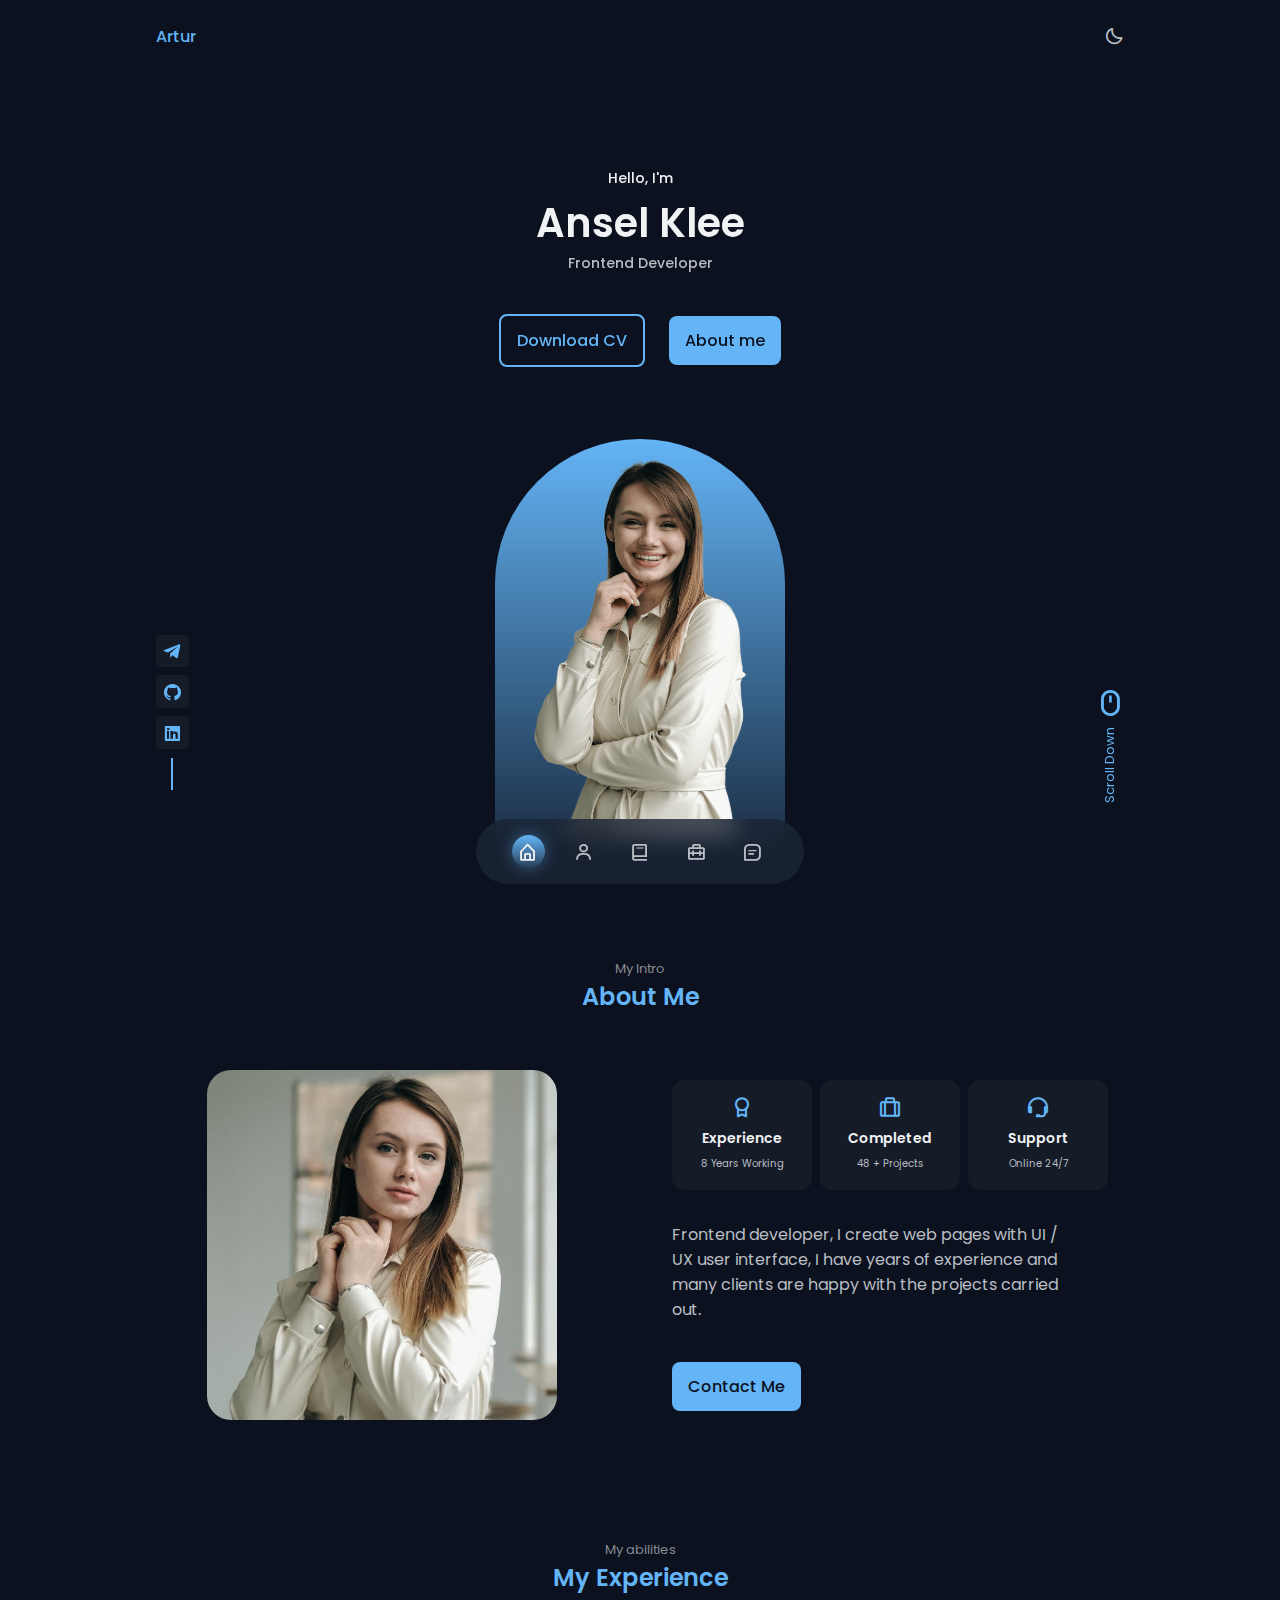
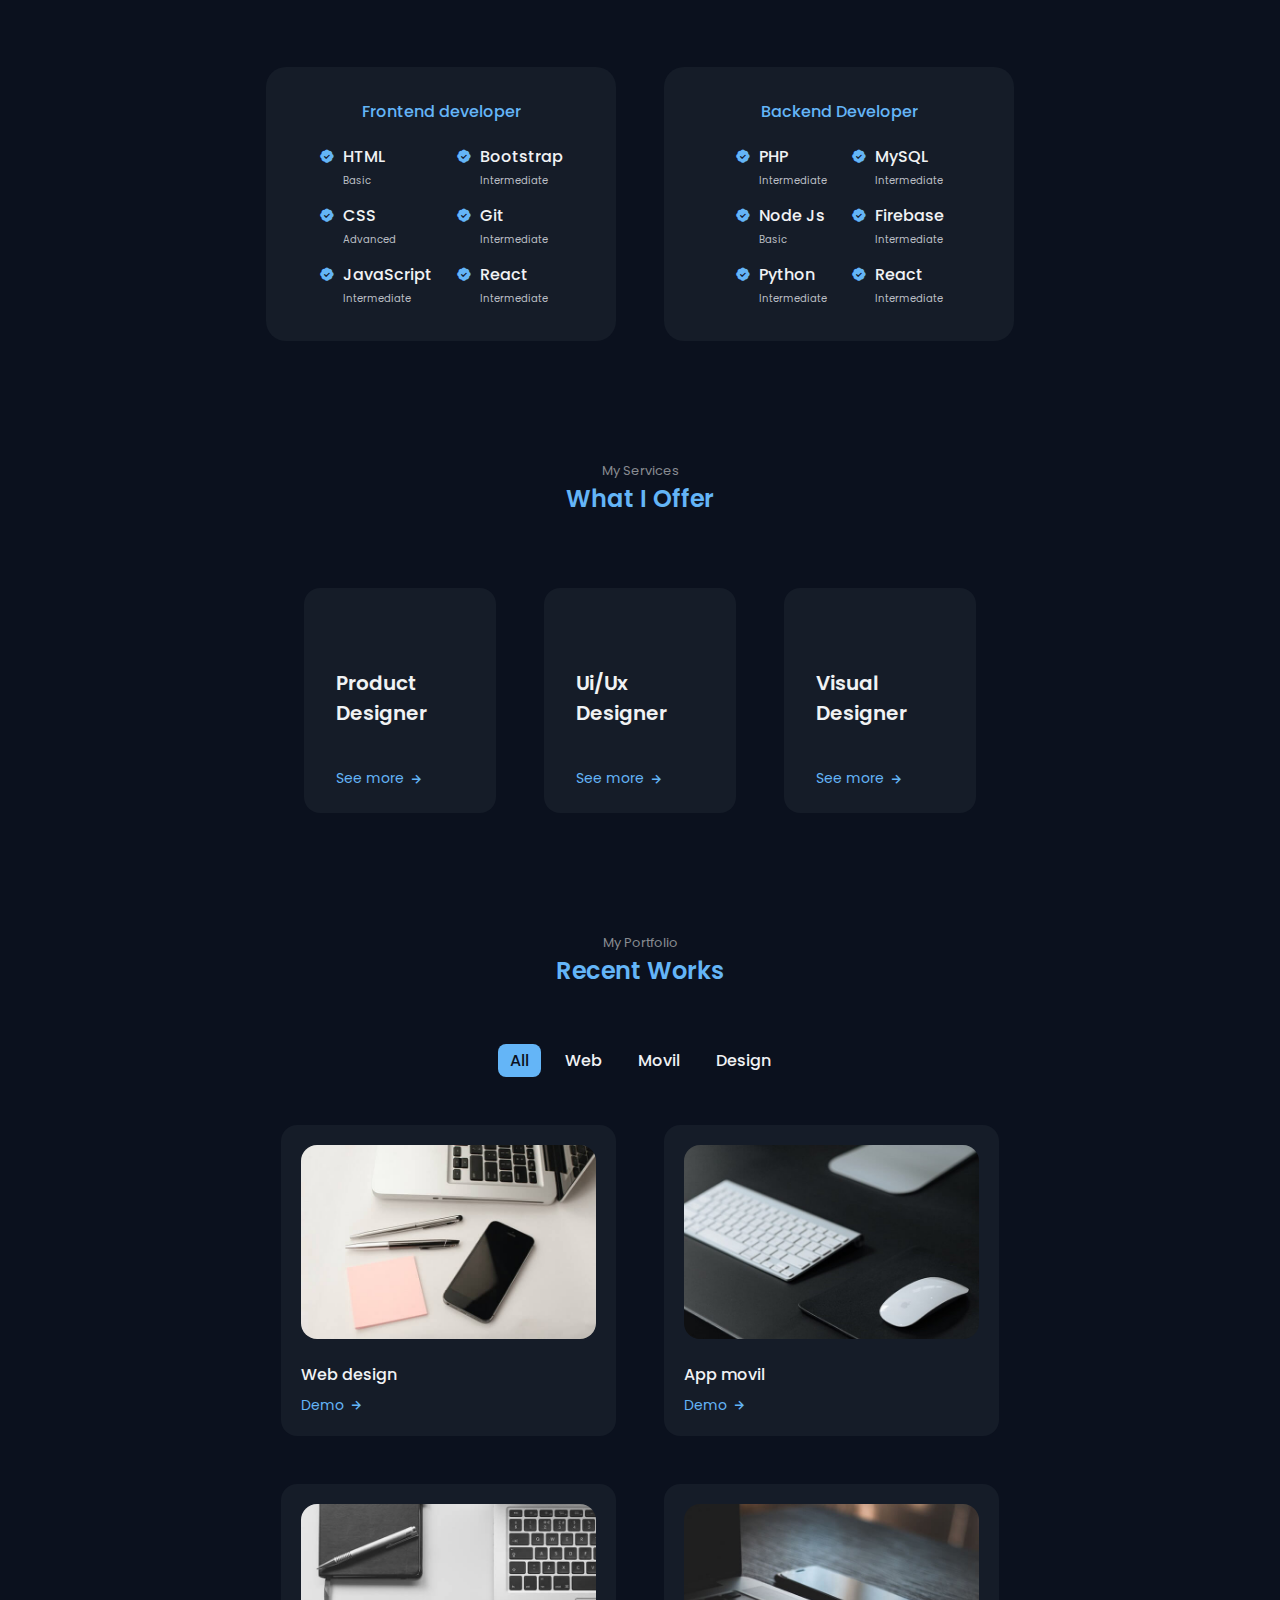
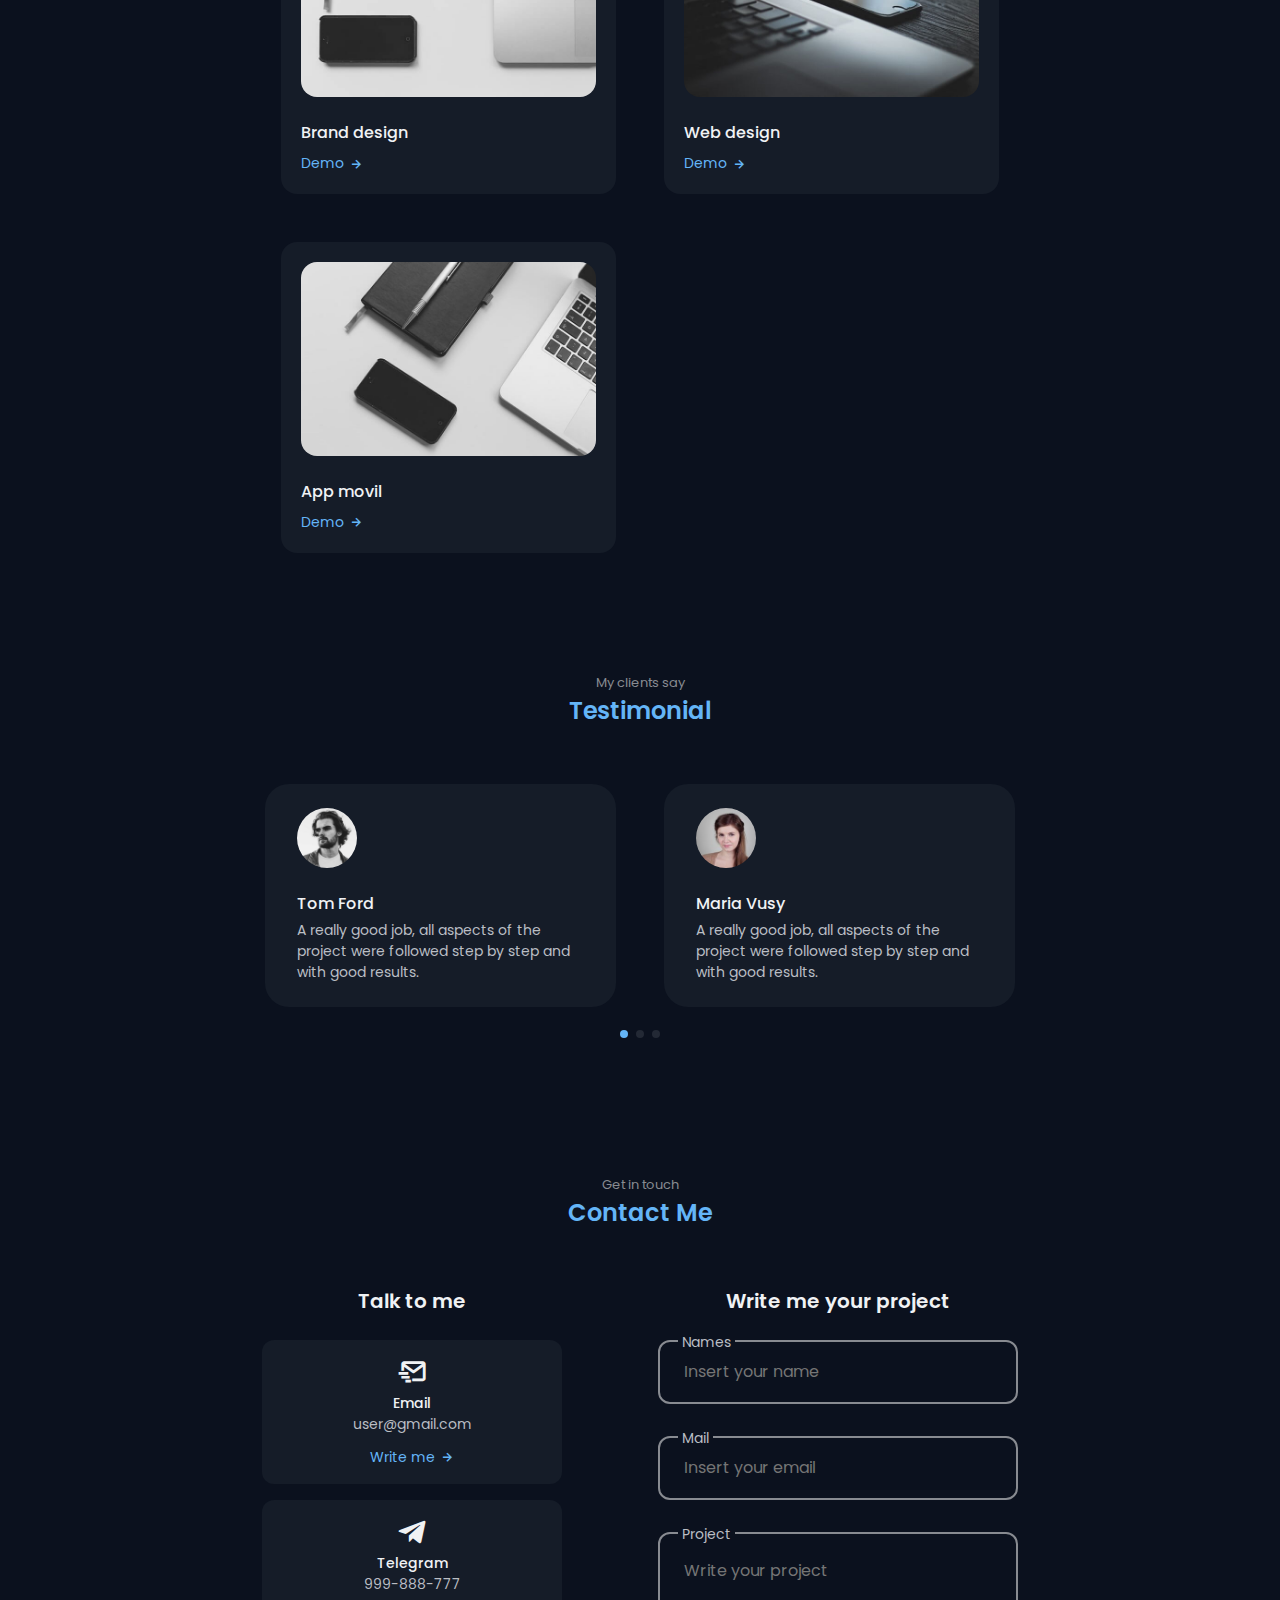
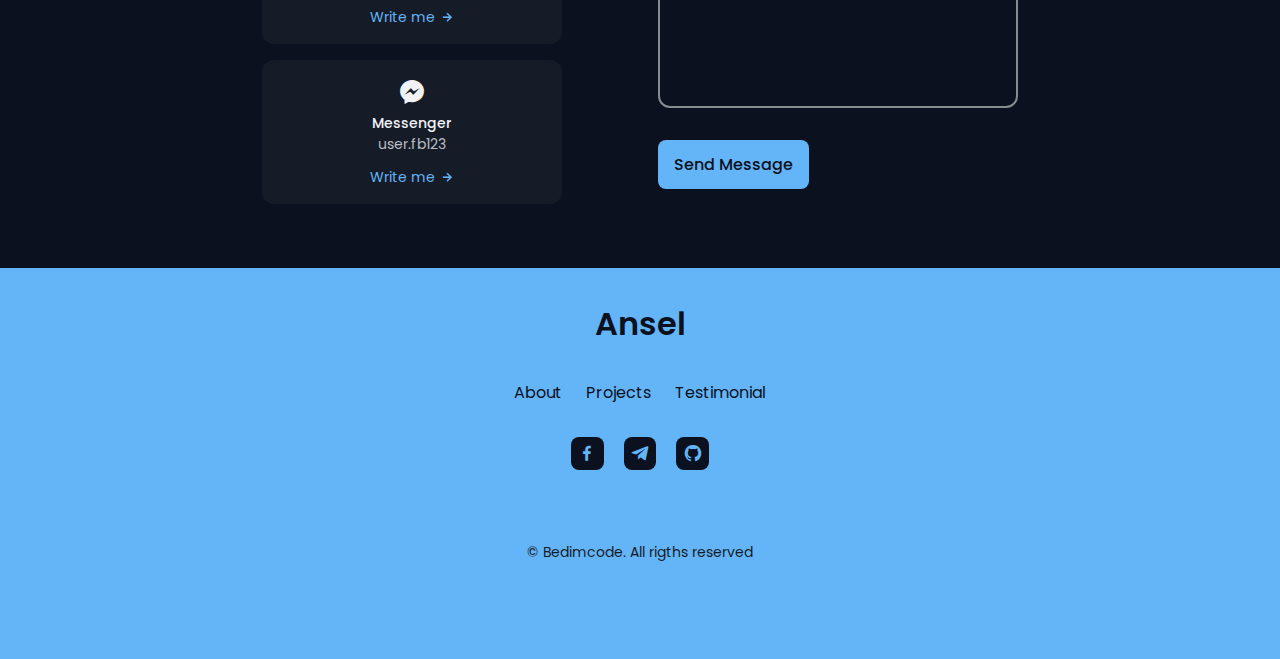
<file: index.html>
<!DOCTYPE html>
<html lang="en">

<head>
	<meta charset="UTF-8">
	<meta http-equiv="X-UA-Compatible" content="IE=edge">
	<meta name="viewport" content="width=device-width, initial-scale=1.0">

	<!--&=============== FAVICON ===============-->
	<link rel="shortcut icon" href="img/favicon.png" type="image/x-icon">

	<!--&=============== BOXICONS ===============-->
	<link href='https://unpkg.com/boxicons@2.1.1/css/boxicons.min.css' rel='stylesheet'>

	<!--&=============== SWIPER CSS ===============-->
	<link rel="stylesheet" href="css/swiper-bundle.min.css">

	<!--&=============== CSS ===============-->
	<link rel="stylesheet" href="css/style.css">

	<title>CV</title>
</head>

<body>
	<header class="header" id="header">
	<nav class="nav container">
		<a class="nav__logo" href="#">Artur</a>

		<div class="nav__menu">
			<ul class="nav__list">
				<li class="nav__item">
					<a class="nav__link active-link" href="#home">
						<i class='bx bx-home-alt'></i>
					</a>
				</li>

				<li class="nav__item">
					<a class="nav__link" href="#about">
						<i class='bx bx-user'></i>
					</a>
				</li>

				<li class="nav__item">
					<a class="nav__link" href="#skills">
						<i class='bx bx-book'></i>
					</a>
				</li>

				<li class="nav__item">
					<a class="nav__link" href="#work">
						<i class='bx bx-briefcase-alt-2'></i>
					</a>
				</li>

				<li class="nav__item">
					<a class="nav__link" href="#contact">
						<i class='bx bx-message-square-detail'></i>
					</a>
				</li>
			</ul>
		</div>

		<!-- & Theme change button -->
		<i class='bx bx-moon change-theme' id="theme-button"></i>

	</nav>
</header>

	<main class="main">

		<section class="home section" id="home">
	<div class="home__container container grid">
		<div class="home__data">
			<span class="home__greeting">Hello, I'm</span>
			<h1 class="home__name">Ansel Klee</h1>
			<h3 class="home__aducation">Frontend Developer</h3>

			<div class="home__buttons">
				<a class="button button--ghost" download="" href="pdf/Ansel-Cv.pdf">Download CV</a>
				<a class="button" href="#about">About me</a>
			</div>
		</div>

		<div class="home__handle">
			<img class="home__img" src="img/perfil.png" alt="">
		</div>

		<div class="home__social">
			<a class="home__social-link" target="_blank" href="https://desktop.telegram.org/">
				<i class='bx bxl-telegram'></i>
			</a>

			<a class="home__social-link" target="_blank" href="https://github.com/">
				<i class='bx bxl-github'></i>
			</a>

			<a class="home__social-link" target="_blank" href="https://www.linkedin.com/">
				<i class='bx bxl-linkedin-square'></i>
			</a>
		</div>

		<a class="home__scroll" href="#about">
			<i class='bx bx-mouse home__scroll-icon'></i>
			<span class="home__scroll-name">Scroll Down</span>
		</a>
	</div>
</section>

		<section class="about section" id="about">
	<span class="section__subtitle">My Intro</span>
	<h2 class="section__title">About Me</h2>

	<div class="about__container container grid">
		<img class="about__img" src="img/about.jpg" alt="">

		<div class="about__data">
			<div class="about__info">

				<div class="about__box">
					<i class='bx bx-award about__icon'></i>
					<h3 class="about__title">Experience</h3>
					<span class="about__subtitle">8 Years Working</span>
				</div>

				<div class="about__box">
					<i class='bx bx-briefcase-alt about__icon'></i>
					<h3 class="about__title">Completed</h3>
					<span class="about__subtitle">48 + Projects</span>
				</div>

				<div class="about__box">
					<i class='bx bx-support about__icon'></i>
					<h3 class="about__title">Support</h3>
					<span class="about__subtitle">Online 24/7</span>
				</div>
			</div>

			<p class="about__description">
				Frontend developer, I create web pages with UI / UX user interface,
				I have years of experience and many clients are happy
				with the projects carried out.
			</p>

			<a class="button" href="#contact">Contact Me</a>
		</div>
	</div>
</section>

		<section class="skills section" id="skills">
	<span class="section__subtitle">My abilities</span>
	<h2 class="section__title">My Experience</h2>

	<div class="skills__container container grid">
		<div class="skills__content">
			<h3 class="skills__title">Frontend developer</h3>

			<div class="skills__box">
				<div class="skills__group">

					<div class="skills__data">
						<i class='bx bxs-badge-check'></i>

						<div>
							<h3 class="skills__name">HTML</h3>
							<span class="skills__level">Basic</span>
						</div>
					</div>

					<div class="skills__data">
						<i class='bx bxs-badge-check'></i>

						<div>
							<h3 class="skills__name">CSS</h3>
							<span class="skills__level">Advanced</span>
						</div>
					</div>

					<div class="skills__data">
						<i class='bx bxs-badge-check'></i>

						<div>
							<h3 class="skills__name">JavaScript</h3>
							<span class="skills__level">Intermediate</span>
						</div>
					</div>
				</div>

				<div class="skills__group">

					<div class="skills__data">
						<i class='bx bxs-badge-check'></i>

						<div>
							<h3 class="skills__name">Bootstrap</h3>
							<span class="skills__level">Intermediate</span>
						</div>
					</div>

					<div class="skills__data">
						<i class='bx bxs-badge-check'></i>

						<div>
							<h3 class="skills__name">Git</h3>
							<span class="skills__level">Intermediate</span>
						</div>
					</div>

					<div class="skills__data">
						<i class='bx bxs-badge-check'></i>

						<div>
							<h3 class="skills__name">React</h3>
							<span class="skills__level">Intermediate</span>
						</div>
					</div>
				</div>
			</div>
		</div>

		<div class="skills__content">
			<h3 class="skills__title">Backend Developer</h3>

			<div class="skills__box">
				<div class="skills__group">

					<div class="skills__data">
						<i class='bx bxs-badge-check'></i>

						<div>
							<h3 class="skills__name">PHP</h3>
							<span class="skills__level">Intermediate</span>
						</div>
					</div>

					<div class="skills__data">
						<i class='bx bxs-badge-check'></i>

						<div>
							<h3 class="skills__name">Node Js</h3>
							<span class="skills__level">Basic</span>
						</div>
					</div>

					<div class="skills__data">
						<i class='bx bxs-badge-check'></i>

						<div>
							<h3 class="skills__name">Python</h3>
							<span class="skills__level">Intermediate</span>
						</div>
					</div>
				</div>

				<div class="skills__group">

					<div class="skills__data">
						<i class='bx bxs-badge-check'></i>

						<div>
							<h3 class="skills__name">MySQL</h3>
							<span class="skills__level">Intermediate</span>
						</div>
					</div>

					<div class="skills__data">
						<i class='bx bxs-badge-check'></i>

						<div>
							<h3 class="skills__name">Firebase</h3>
							<span class="skills__level">Intermediate</span>
						</div>
					</div>

					<div class="skills__data">
						<i class='bx bxs-badge-check'></i>

						<div>
							<h3 class="skills__name">React</h3>
							<span class="skills__level">Intermediate</span>
						</div>
					</div>
				</div>
			</div>
		</div>
	</div>
</section>

		<section class="services section">
	<span class="section__subtitle">My Services</span>
	<h2 class="section__title">What I Offer</h2>

	<div class="services__container container grid">
		<div class="services__card">
			<h3 class="services__title">Product <br> Designer</h3>

			<span class="services__button">
				See more <i class='bx bx-right-arrow-alt services__icon'></i>
			</span>

			<div class="services__modal">
				<div class="services__modal-content">
					<i class='bx bx-x services__modal-close'></i>

					<h3 class="services__modal-title">Product Designer</h3>
					<p class="services__modal-description">
						Service with more than 3 years of experience.
						Providing quality work to clients and companies.
					</p>

					<ul class="services__modal-list">
						<li class="services__modal-item">
							<i class='bx bx-check services__modal-icon'></i>
							<p class="services__modal-info">
								I develop the user interface.
							</p>
						</li>

						<li class="services__modal-item">
							<i class='bx bx-check services__modal-icon'></i>
							<p class="services__modal-info">
								Web page development.
							</p>
						</li>

						<li class="services__modal-item">
							<i class='bx bx-check services__modal-icon'></i>
							<p class="services__modal-info">
								I create ux element interactions.
							</p>
						</li>

						<li class="services__modal-item">
							<i class='bx bx-check services__modal-icon'></i>
							<p class="services__modal-info">
								I position your company brand.
							</p>
						</li>

						<li class="services__modal-item">
							<i class='bx bx-check services__modal-icon'></i>
							<p class="services__modal-info">
								Design and mockups of products for companies.
							</p>
						</li>
					</ul>
				</div>
			</div>
		</div>

		<div class="services__card">
			<h3 class="services__title">Ui/Ux <br> Designer</h3>

			<span class="services__button">
				See more <i class='bx bx-right-arrow-alt services__icon'></i>
			</span>

			<div class="services__modal">
				<div class="services__modal-content">
					<i class='bx bx-x services__modal-close'></i>

					<h3 class="services__modal-title">Ui/Ux Designer</h3>
					<p class="services__modal-description">
						Service with more than 3 years of experience.
						Providing quality work to clients and companies.
					</p>

					<ul class="services__modal-list">
						<li class="services__modal-item">
							<i class='bx bx-check services__modal-icon'></i>
							<p class="services__modal-info">
								I develop the user interface.
							</p>
						</li>

						<li class="services__modal-item">
							<i class='bx bx-check services__modal-icon'></i>
							<p class="services__modal-info">
								Web page development.
							</p>
						</li>

						<li class="services__modal-item">
							<i class='bx bx-check services__modal-icon'></i>
							<p class="services__modal-info">
								I create ux element interactions.
							</p>
						</li>

						<li class="services__modal-item">
							<i class='bx bx-check services__modal-icon'></i>
							<p class="services__modal-info">
								I position your company brand.
							</p>
						</li>

						<li class="services__modal-item">
							<i class='bx bx-check services__modal-icon'></i>
							<p class="services__modal-info">
								Design and mockups of products for companies.
							</p>
						</li>
					</ul>
				</div>
			</div>
		</div>

		<div class="services__card">
			<h3 class="services__title">Visual <br> Designer</h3>

			<span class="services__button">
				See more <i class='bx bx-right-arrow-alt services__icon'></i>
			</span>

			<div class="services__modal">
				<div class="services__modal-content">
					<i class='bx bx-x services__modal-close'></i>

					<h3 class="services__modal-title">VisualDesigner</h3>
					<p class="services__modal-description">
						Service with more than 3 years of experience.
						Providing quality work to clients and companies.
					</p>

					<ul class="services__modal-list">
						<li class="services__modal-item">
							<i class='bx bx-check services__modal-icon'></i>
							<p class="services__modal-info">
								I develop the user interface.
							</p>
						</li>

						<li class="services__modal-item">
							<i class='bx bx-check services__modal-icon'></i>
							<p class="services__modal-info">
								Web page development.
							</p>
						</li>

						<li class="services__modal-item">
							<i class='bx bx-check services__modal-icon'></i>
							<p class="services__modal-info">
								I create ux element interactions.
							</p>
						</li>

						<li class="services__modal-item">
							<i class='bx bx-check services__modal-icon'></i>
							<p class="services__modal-info">
								I position your company brand.
							</p>
						</li>

						<li class="services__modal-item">
							<i class='bx bx-check services__modal-icon'></i>
							<p class="services__modal-info">
								Design and mockups of products for companies.
							</p>
						</li>
					</ul>
				</div>
			</div>
		</div>
	</div>
</section>

		<section class="work section" id="work">
	<span class="section__subtitle">My Portfolio</span>
	<h2 class="section__title">Recent Works</h2>

	<div class="work__filters">
		<span class="work__item active-work" data-filter="all">All</span>
		<span class="work__item" data-filter=".web">Web</span>
		<span class="work__item" data-filter=".movil">Movil</span>
		<span class="work__item" data-filter=".design">Design</span>
	</div>

	<div class="work__container container grid">
		<div class="work__card mix web">
			<img class="work__img" src="img/work1.jpg" alt="">

			<h3 class="work__title">Web design</h3>

			<a class="work__button" href="#">
				Demo <i class='bx bx-right-arrow-alt work__icon'></i>
			</a>
		</div>

		<div class="work__card mix movil">
			<img class="work__img" src="img/work2.jpg" alt="">

			<h3 class="work__title">App movil</h3>

			<a class="work__button" href="#">
				Demo <i class='bx bx-right-arrow-alt work__icon'></i>
			</a>
		</div>

		<div class="work__card mix design">
			<img class="work__img" src="img/work3.jpg" alt="">

			<h3 class="work__title">Brand design</h3>

			<a class="work__button" href="#">
				Demo <i class='bx bx-right-arrow-alt work__icon'></i>
			</a>
		</div>

		<div class="work__card mix web">
			<img class="work__img" src="img/work4.jpg" alt="">

			<h3 class="work__title">Web design</h3>

			<a class="work__button" href="#">
				Demo <i class='bx bx-right-arrow-alt work__icon'></i>
			</a>
		</div>

		<div class="work__card mix movil">
			<img class="work__img" src="img/work5.jpg" alt="">

			<h3 class="work__title">App movil</h3>

			<a class="work__button" href="#">
				Demo <i class='bx bx-right-arrow-alt work__icon'></i>
			</a>
		</div>
	</div>
</section>

		<section class="testimonial section" id="testimonial">
	<span class="section__subtitle">My clients say</span>
	<h2 class="section__title">Testimonial</h2>

	<div class="testimonial__container container swiper">
		<div class="swiper-wrapper">
			<div class="testimonial__card swiper-slide">
				<img class="testimonial__img" src="img/testimonial1.png" alt="">

				<h3 class="testimonial__name">Tom Ford</h3>
				<p class="testimonial__description">
					A really good job, all aspects of the project were
					followed step by step and with good results.
				</p>
			</div>

			<div class="testimonial__card swiper-slide">
				<img class="testimonial__img" src="img/testimonial2.png" alt="">

				<h3 class="testimonial__name">Maria Vusy</h3>
				<p class="testimonial__description">
					A really good job, all aspects of the project were
					followed step by step and with good results.
				</p>
			</div>

			<div class="testimonial__card swiper-slide">
				<img class="testimonial__img" src="img/testimonial3.png" alt="">

				<h3 class="testimonial__name">Sara Cill</h3>
				<p class="testimonial__description">
					A really good job, all aspects of the project were
					followed step by step and with good results.
				</p>
			</div>
		</div>

		<div class="swiper-pagination"></div>
	</div>
</section>

		<section class="contact section" id="contact">
	<span class="section__subtitle">Get in touch</span>
	<h2 class="section__title">Contact Me</h2>

	<div class="contact__container container grid">
		<div class="contact__content">
			<h3 class="contact__title">Talk to me</h3>

			<div class="contact__info">
				<div class="contact__card">
					<i class='bx bx-mail-send contact__card-icon'></i>
					<h3 class="contact__card-title">Email</h3>
					<span class="contact__card-data">user@gmail.com</span>

					<a class="contact__button" href="mailto:examplemail@correo.com" target="_blank">
						Write me <i class='bx bx-right-arrow-alt contact__button-icon'></i>
					</a>
				</div>

				<div class="contact__card">
					<i class='bx bxl-telegram contact__card-icon'></i>
					<h3 class="contact__card-title">Telegram</h3>
					<span class="contact__card-data">999-888-777</span>

					<a class="contact__button"
						href="https://telegram.org/send?phone=+375293988681&text=Hello, more information!" target="_blank">
						Write me <i class='bx bx-right-arrow-alt contact__button-icon'></i>
					</a>
				</div>

				<div class="contact__card">
					<i class='bx bxl-messenger contact__card-icon'></i>
					<h3 class="contact__card-title">Messenger</h3>
					<span class="contact__card-data">user.fb123</span>

					<a class="contact__button" href="https://github.com/PrisonBreak8" target="_blank">
						Write me <i class='bx bx-right-arrow-alt contact__button-icon'></i>
					</a>
				</div>
			</div>
		</div>

		<div class="contact__content">
			<h3 class="contact__title">Write me your project</h3>

			<form class="contact__form" action="#">
				<div class="contact__form-div">
					<label class="contact__form-tag" for="">Names</label>
					<input class="contact__form-input" placeholder="Insert your name" type="text">
				</div>

				<div class="contact__form-div">
					<label class="contact__form-tag" for="">Mail</label>
					<input class="contact__form-input" placeholder="Insert your email" type="email">
				</div>

				<div class="contact__form-div contact__form-area">
					<label class="contact__form-tag" for="">Project</label>
					<textarea class="contact__form-input" placeholder="Write your project" name=""></textarea>
				</div>

				<button class="button">Send Message</button>
			</form>
		</div>
	</div>
</section>

	</main>

	<footer class="footer">
	<div class="footer__container container">
		<h1 class="footer__title">Ansel</h1>

		<ul class="footer__list">
			<li>
				<a class="footer__link" href="#about">About</a>
			</li>

			<li>
				<a class="footer__link" href="#work">Projects</a>
			</li>

			<li>
				<a class="footer__link" href="#testimonial">Testimonial</a>
			</li>
		</ul>

		<ul class="footer__social">
			<a class="footer__social-link" href="https://www.facebook.com/profile.php?id=100044944034350" target="_blank">
				<i class='bx bxl-facebook'></i>
			</a>

			<a class="footer__social-link" href="https://t.me/ArturGolubiev" target="_blank">
				<i class='bx bxl-telegram'></i>
			</a>

			<a class="footer__social-link" href="https://github.com/PrisonBreak8" target="_blank">
				<i class='bx bxl-github'></i>
			</a>
		</ul>

		<span class="footer__copy">
			&#169; Bedimcode. All rigths reserved
		</span>
	</div>
</footer>

	<!--&=============== SCROLLREVEAL ===============-->
	<script src="js/scrollreveal.min.js"></script>

	<!--&=============== SWIPER JS ===============-->
	<script src="js/swiper-bundle.min.js"></script>

	<!--&=============== MIXITUP FILTER ===============-->
	<script src="js/mixitup.min.js"></script>

	<!--&=============== MAIN JS ===============-->
	<script src="js/main.js"></script>
</body>

</html>
</file>
<file: css/style.css>
/*=============== GOOGLE FONTS ===============*/
@import url("https://fonts.googleapis.com/css2?family=Poppins:wght@400;500;600&display=swap");
/*=============== VARIABLES CSS ===============*/
:root { --header-height: 3.5rem; /*========== Colors ==========*/ /*Color mode HSL(hue, saturation, lightness)*/ /* Purple: hsl(250, 66%, 75%) Blue: hsl(207, 90%, 72%) Pink: hsl(356, 66%, 75%) Teal: hsl(174, 63%, 62%) */ --first-hue: 207; --sat: 90%; --lig: 68%; --second-hue: 219; --first-color: hsl(var(--first-hue), var(--sat), var(--lig)); --first-color-alt: hsl(var(--first-hue), var(--sat), 64%); /* -4% */ --title-color: hsl(var(--second-hue), 15%, 95%); --text-color: hsl(var(--second-hue), 8%, 75%); --text-color-light: hsl(var(--second-hue), 4%, 55%); --body-color: hsl(var(--second-hue), 48%, 8%); --container-color: hsl(var(--second-hue), 32%, 12%); /*========== Font and typography ==========*/ /*.5rem = 8px | 1rem = 16px ...*/ --body-font: "Poppins", sans-serif; --biggest-font-size: 1.75rem; --h1-font-size: 1.5rem; --h2-font-size: 1.25rem; --h3-font-size: 1rem; --normal-font-size: 0.938rem; --small-font-size: 0.813rem; --smaller-font-size: 0.75rem; --tiny-font-size: 0.625rem; /*========== Font weight ==========*/ --font-medium: 500; --font-semibold: 600; /*========== z index ==========*/ --z-tooltip: 10; --z-fixed: 100; --z-modal: 1000; }

/* Responsive typography */
@media screen and (min-width: 968px) { :root { --biggest-font-size: 2.5rem; --h1-font-size: 2.25rem; --h2-font-size: 1.5rem; --h3-font-size: 1.25rem; --normal-font-size: 1rem; --small-font-size: 0.875rem; --smaller-font-size: 0.813rem; } }

/*=============== BASE ===============*/
* { -webkit-box-sizing: border-box; box-sizing: border-box; padding: 0; margin: 0; }

html { scroll-behavior: smooth; }

body, button, input, textarea { font-family: var(--body-font); font-size: var(--normal-font-size); }

body { background-color: var(--body-color); color: var(--text-color); -webkit-transition: 0.4s; -o-transition: 0.4s; transition: 0.4s; /* for light mode animation */ }

h1, h2, h3 { color: var(--title-color); font-weight: var(--font-semibold); }

ul { list-style: none; }

a { text-decoration: none; }

button { cursor: pointer; border: none; outline: none; }

img { max-width: 100%; height: auto; }

.change-theme { font-size: 1.25rem; cursor: pointer; -webkit-transition: 0.3s; -o-transition: 0.3s; transition: 0.3s; }

.change-theme:hover { color: var(--first-color); }

/*========== Variables LIGHT theme ==========*/
body.light-theme { --title-color: hsl(var(--second-hue), 15%, 15%); --text-color: hsl(var(--second-hue), 8%, 35%); --body-color: hsl(var(--second-hue), 100%, 99%); --container-color: #fff; }

/*========== 
    Color changes in some parts of 
    the website, in light theme
==========*/
.light-theme .scroll-header { -webkit-box-shadow: 0 2px 4px rgba(3, 3, 3, 0.1); box-shadow: 0 2px 4px rgba(3, 3, 3, 0.1); }

.light-theme .nav__menu { background-color: hsla(var(--second-hue), 32%, 90%, 0.8); }

.light-theme .section__subtitle { color: var(--text-color); }

.light-theme .home__social-link { -webkit-box-shadow: 0 2px 8px hsla(var(--second-hue), 48%, 8%, 0.1); box-shadow: 0 2px 8px hsla(var(--second-hue), 48%, 8%, 0.1); }

.light-theme .home__social::after, .light-theme .footer__social-link { content: ""; background-color: var(--title-color); }

.light-theme .home__social-link, .light-theme .home__scroll, .light-theme .button, .light-theme .button:hover, .light-theme .active-work, .light-theme .footer__title, .light-theme .footer__link, .light-theme .footer__copy { color: var(--title-color); }

.light-theme .about__box { -webkit-box-shadow: 0 2px 8px hsla(var(--second-hue), 48%, 8%, 0.1); box-shadow: 0 2px 8px hsla(var(--second-hue), 48%, 8%, 0.1); }

.light-theme .skills__content, .light-theme .services__card, .light-theme .work__card, .light-theme .testimonial__card, .light-theme .contact__card { -webkit-box-shadow: 0 2px 16px hsla(var(--second-hue), 48%, 8%, 0.1); box-shadow: 0 2px 16px hsla(var(--second-hue), 48%, 8%, 0.1); }

.light-theme::-webkit-scrollbar { background-color: hsl(var(--second-hue), 8%, 66%); }

.light-theme::-webkit-scrollbar-thumb { background-color: hsl(var(--second-hue), 8%, 54%); }

.light-theme::-webkit-scrollbar-thumb:hover { background-color: hsl(var(--second-hue), 8%, 44%); }

/*=============== REUSABLE CSS CLASSES ===============*/
.container { max-width: 968px; margin-left: 1rem; margin-right: 1rem; }

.grid { display: -ms-grid; display: grid; gap: 1.25rem; }

.main { overflow: hidden; }

.section { padding: 4.5rem 0 1rem; }

.section__title, .section__subtitle { text-align: center; }

.section__title { font-size: var(--h2-font-size); color: var(--first-color); margin-bottom: 2rem; }

.section__subtitle { display: block; font-size: var(--smaller-font-size); color: var(--text-color-light); }

.header { position: fixed; top: 0; left: 0; width: 100%; background-color: var(--body-color); z-index: var(--z-fixed); -webkit-transition: 0.4s; -o-transition: 0.4s; transition: 0.4s; /* for light mode animation */ }

.nav { height: var(--header-height); display: -webkit-box; display: -ms-flexbox; display: flex; -webkit-box-pack: justify; -ms-flex-pack: justify; justify-content: space-between; -webkit-box-align: center; -ms-flex-align: center; align-items: center; }

.nav__logo { color: var(--first-color); font-weight: var(--font-medium); -webkit-transition: 0.4s; -o-transition: 0.4s; transition: 0.4s; }

.nav__logo:hover { color: var(--first-color-alt); }

.nav__menu { position: fixed; bottom: 1rem; background-color: hsla(var(--second-hue), 32%, 16%, 0.8); width: 90%; border-radius: 4rem; padding: 1rem 2.25rem; -webkit-backdrop-filter: blur(10px); backdrop-filter: blur(10px); -webkit-transition: 0.4s; -o-transition: 0.4s; transition: 0.4s; /* for light mode animation */ }

.nav__list { display: -webkit-box; display: -ms-flexbox; display: flex; -webkit-box-pack: justify; -ms-flex-pack: justify; justify-content: space-between; -webkit-box-align: center; -ms-flex-align: center; align-items: center; }

.nav__link { color: var(--text-color); font-size: 1.25rem; padding: 0.4rem; display: -webkit-box; display: -ms-flexbox; display: flex; border-radius: 5rem; }

.active-link { background: -webkit-gradient(linear, left top, left bottom, from(hsla(var(--first-hue), var(--sat), var(--lig), 1)), to(hsla(var(--first-hue), var(--sat), var(--lig), 0.2))); background: -webkit-linear-gradient(top, hsla(var(--first-hue), var(--sat), var(--lig), 1), hsla(var(--first-hue), var(--sat), var(--lig), 0.2)); background: -o-linear-gradient(top, hsla(var(--first-hue), var(--sat), var(--lig), 1), hsla(var(--first-hue), var(--sat), var(--lig), 0.2)); background: linear-gradient(180deg, hsla(var(--first-hue), var(--sat), var(--lig), 1), hsla(var(--first-hue), var(--sat), var(--lig), 0.2)); -webkit-box-shadow: 0 0 16px hsla(var(--first-hue), var(--sat), var(--lig), 0.4); box-shadow: 0 0 16px hsla(var(--first-hue), var(--sat), var(--lig), 0.4); color: var(--title-color); }

/* Change background header */
.scroll-header { -webkit-box-shadow: 0 4px 4px rgba(10, 10, 10, 0.3); box-shadow: 0 4px 4px rgba(10, 10, 10, 0.3); }

.home__container { position: relative; row-gap: 4.5rem; padding-top: 4rem; }

.home__data { text-align: center; }

.home__greeting, .home__aducation { font-size: var(--small-font-size); font-weight: var(--font-medium); }

.home__greeting { display: block; color: var(--title-color); margin-bottom: 0.25rem; }

.home__name { font-size: var(--biggest-font-size); }

.home__aducation { color: var(--text-color); margin-bottom: 2.5rem; }

.home__buttons { display: -webkit-box; display: -ms-flexbox; display: flex; -webkit-box-pack: center; -ms-flex-pack: center; justify-content: center; -webkit-box-align: center; -ms-flex-align: center; align-items: center; gap: 1.5rem; }

.home__handle { justify-self: center; width: 190px; height: 293px; background: -webkit-gradient(linear, left top, left bottom, from(hsla(var(--first-hue), var(--sat), var(--lig), 1)), to(hsla(var(--first-hue), var(--sat), var(--lig), 0.2))); background: -webkit-linear-gradient(top, hsla(var(--first-hue), var(--sat), var(--lig), 1), hsla(var(--first-hue), var(--sat), var(--lig), 0.2)); background: -o-linear-gradient(top, hsla(var(--first-hue), var(--sat), var(--lig), 1), hsla(var(--first-hue), var(--sat), var(--lig), 0.2)); background: linear-gradient(180deg, hsla(var(--first-hue), var(--sat), var(--lig), 1), hsla(var(--first-hue), var(--sat), var(--lig), 0.2)); border-radius: 10rem 10rem 1rem 1rem; display: -webkit-box; display: -ms-flexbox; display: flex; -webkit-box-align: end; -ms-flex-align: end; align-items: flex-end; -webkit-box-pack: center; -ms-flex-pack: center; justify-content: center; overflow: hidden; }

.home__img { width: 160px; }

.home__social { bottom: 5rem; left: 0; display: -ms-grid; display: grid; row-gap: 0.5rem; }

.home__social::after { content: ""; width: 32px; height: 2px; background-color: var(--first-color); -webkit-transform: rotate(90deg) translate(16px, 3px); -ms-transform: rotate(90deg) translate(16px, 3px); transform: rotate(90deg) translate(16px, 3px); }

.home__social, .home__scroll { position: absolute; }

.home__social-link { width: -webkit-max-content; width: -moz-max-content; width: max-content; background-color: var(--container-color); color: var(--first-color); padding: 0.25rem; border-radius: 0.25rem; display: -webkit-box; display: -ms-flexbox; display: flex; font-size: 1rem; -webkit-transition: 0.4s; -o-transition: 0.4s; transition: 0.4s; }

.home__social-link:hover { background-color: var(--first-color); color: #fff; }

.home__scroll { color: var(--first-color); right: -1.5rem; bottom: 4rem; display: -ms-grid; display: grid; row-gap: 2.25rem; justify-items: center; }

.home__scroll-icon { font-size: 1.25rem; }

.home__scroll-name { font-size: var(--smaller-font-size); -webkit-transform: rotate(-90deg); -ms-transform: rotate(-90deg); transform: rotate(-90deg); }

.button { display: inline-block; background-color: var(--first-color); color: var(--body-color); padding: 0.75em 1rem; border-radius: 0.5rem; font-weight: var(--font-medium); -webkit-transition: 0.4s; -o-transition: 0.4s; transition: 0.4s; }

.button:hover { background-color: var(--first-color-alt); color: var(--body-color); }

.button--ghost { background-color: transparent; border: 2px solid var(--first-color); color: var(--first-color); }

.about__container { row-gap: 2.5rem; }

.about__img { width: 220px; border-radius: 1.5rem; -ms-grid-column-align: center; justify-self: center; }

.about__data { text-align: center; }

.about__info { display: -ms-grid; display: grid; -ms-grid-columns: (1fr)[3]; grid-template-columns: repeat(3, 1fr); gap: 0.5rem; margin-bottom: 2rem; }

.about__box { background-color: var(--container-color); border-radius: 0.75rem; padding: 0.75rem 0.5rem; }

.about__icon { font-size: 1.5rem; color: var(--first-color); margin-bottom: 0.5rem; }

.about__title { font-size: var(--small-font-size); }

.about__subtitle { font-size: var(--tiny-font-size); }

.about__description { margin-bottom: 2rem; }

.skills__container { row-gap: 2rem; padding-top: 1rem; }

.skills__content { background-color: var(--container-color); padding: 1.5rem; border-radius: 1.25rem; }

.skills__title { font-size: var(--normal-font-size); font-weight: var(--font-medium); color: var(--first-color); text-align: center; margin-bottom: 1.5rem; }

.skills__box { display: -webkit-box; display: -ms-flexbox; display: flex; -webkit-box-pack: center; -ms-flex-pack: center; justify-content: center; -webkit-column-gap: 1.5rem; column-gap: 1.5rem; }

.skills__group { display: -ms-grid; display: grid; -ms-flex-line-pack: start; align-content: flex-start; row-gap: 1rem; }

.skills__data { display: -webkit-box; display: -ms-flexbox; display: flex; -webkit-column-gap: 0.5rem; column-gap: 0.5rem; }

.skills__name { font-size: var(--normal-font-size); font-weight: var(--font-medium); line-height: 18px; }

.skills__level { font-size: var(--tiny-font-size); }

.bxs-badge-check { font-size: 1rem; color: var(--first-color); }

.services__container { -ms-grid-columns: (1fr)[2]; grid-template-columns: repeat(2, 1fr); gap: 1.5rem; padding-top: 1rem; }

.services__card { background-color: var(--container-color); padding: 3rem 1.5rem 1.5rem; border-radius: 1rem; }

.services__title { font-size: var(--h3-font-size); margin-bottom: 2.5rem; }

.services__button { color: var(--first-color); font-size: var(--small-font-size); display: -webkit-box; display: -ms-flexbox; display: flex; -webkit-box-align: center; -ms-flex-align: center; align-items: center; -webkit-column-gap: 0.25rem; column-gap: 0.25rem; cursor: pointer; }

.services__button:hover .services__icon { -webkit-transform: translateX(0.25rem); -ms-transform: translateX(0.25rem); transform: translateX(0.25rem); }

.services__icon { font-size: 1rem; -webkit-transition: 0.4s; -o-transition: 0.4s; transition: 0.4s; }

.services__modal { position: fixed; inset: 0; background-color: hsla(var(--second-hue), 28%, 16%, 0.7); padding: 2rem 1rem; display: -ms-grid; display: grid; place-items: center; visibility: hidden; opacity: 0; -webkit-transition: 0.4s; -o-transition: 0.4s; transition: 0.4s; z-index: var(--z-modal); }

.services__modal-content { position: relative; background-color: var(--body-color); padding: 4.5rem 1.5rem 2.5rem; border-radius: 1.5rem; }

.services__modal-close { position: absolute; top: 1.5rem; right: 1.5rem; font-size: 1.5rem; color: var(--first-color); cursor: pointer; }

.services__modal-title, .services__modal-description { text-align: center; }

.services__modal-title { font-size: var(--h3-font-size); color: var(--first-color); margin-bottom: 1rem; }

.services__modal-description { font-size: var(--small-font-size); margin-bottom: 2rem; }

.services__modal-list { display: -ms-grid; display: grid; row-gap: 0.75rem; }

.services__modal-item { display: -webkit-box; display: -ms-flexbox; display: flex; -webkit-box-align: start; -ms-flex-align: start; align-items: flex-start; -webkit-column-gap: 0.5rem; column-gap: 0.5rem; }

.services__modal-icon { font-size: 1.5rem; color: var(--first-color); }

.services__modal-info { font-size: var(--small-font-size); }

.active-modal { opacity: 1; visibility: visible; }

.work__filters { display: -webkit-box; display: -ms-flexbox; display: flex; -webkit-box-pack: center; -ms-flex-pack: center; justify-content: center; -webkit-box-align: center; -ms-flex-align: center; align-items: center; -webkit-column-gap: 0.75rem; column-gap: 0.75rem; margin-bottom: 2rem; }

.work__item { cursor: pointer; color: var(--title-color); padding: 0.25rem 0.75rem; font-weight: var(--font-medium); border-radius: 0.5rem; }

.work__container { padding-top: 1rem; }

.work__card { background-color: var(--container-color); padding: 1rem; border-radius: 1rem; }

.work__img { border-radius: 1rem; margin-bottom: 0.75rem; }

.work__title { font-size: var(--normal-font-size); font-weight: var(--font-medium); margin-bottom: 0.25rem; }

.work__button { width: -webkit-max-content; width: -moz-max-content; width: max-content; color: var(--first-color); font-size: var(--small-font-size); display: -webkit-box; display: -ms-flexbox; display: flex; -webkit-box-align: center; -ms-flex-align: center; align-items: center; -webkit-column-gap: 0.25rem; column-gap: 0.25rem; }

.work__button:hover .work__icon { -webkit-transform: translateX(0.25rem); -ms-transform: translateX(0.25rem); transform: translateX(0.25rem); }

.work__icon { font-size: 1rem; -webkit-transition: 0.4s; -o-transition: 0.4s; transition: 0.4s; }

.active-work { background-color: var(--first-color); color: var(--body-color); }

.testimonial__card { background-color: var(--container-color); padding: 1.25rem 1.5rem; border-radius: 1.5rem; margin-bottom: 3rem; }

.testimonial__img { width: 60px; border-radius: 3rem; margin-bottom: 1rem; }

.testimonial__name { font-size: var(--normal-font-size); font-weight: var(--font-medium); margin-bottom: 0.25rem; }

.testimonial__description { font-size: var(--small-font-size); }

.swiper-pagination-bullet { background-color: var(--text-color-light); }

.swiper-pagination-bullet-active { background-color: var(--first-color); }

.contact__container { row-gap: 3rem; padding-bottom: 3rem; }

.contact__title { text-align: center; font-size: var(--h3-font-size); margin-bottom: 1.5rem; }

.contact__info { display: -ms-grid; display: grid; gap: 1rem; }

.contact__card { background-color: var(--container-color); padding: 1rem; border-radius: 0.75rem; text-align: center; }

.contact__card-icon { font-size: 2rem; color: var(--title-color); margin-bottom: 0.25rem; }

.contact__card-title, .contact__card-data { font-size: var(--small-font-size); }

.contact__card-title { font-weight: var(--font-medium); }

.contact__card-data { display: block; margin-bottom: 0.75rem; }

.contact__button { color: var(--first-color); font-size: var(--small-font-size); display: -webkit-box; display: -ms-flexbox; display: flex; -webkit-box-align: center; -ms-flex-align: center; align-items: center; -webkit-box-pack: center; -ms-flex-pack: center; justify-content: center; -webkit-column-gap: 0.25rem; column-gap: 0.25rem; }

.contact__button:hover .contact__button-icon { -webkit-transform: translateX(0.25rem); -ms-transform: translateX(0.25rem); transform: translateX(0.25rem); }

.contact__button-icon { font-size: 1rem; -webkit-transition: 0.4s; -o-transition: 0.4s; transition: 0.4s; }

.contact__form-div { position: relative; margin-bottom: 2rem; height: 4rem; }

.contact__form-tag { position: absolute; top: -0.75rem; left: 1.25rem; font-size: var(--small-font-size); padding: 0.25rem; background-color: var(--body-color); z-index: 10; }

.contact__form-area { height: 11rem; }

.contact__form-area textarea { resize: none; }

.contact__form-input { position: absolute; top: 0; left: 0; width: 100%; height: 100%; border: 2px solid var(--text-color-light); background: none; color: var(--text-color); outline: none; padding: 1.5rem; border-radius: 0.75rem; z-index: 1; }

.footer { background-color: var(--first-color); }

.footer__container { padding: 2rem 0 6rem; }

.footer__title { text-align: center; margin-bottom: 2rem; }

.footer__title, .footer__link { color: var(--body-color); }

.footer__list { display: -webkit-box; display: -ms-flexbox; display: flex; -webkit-box-pack: center; -ms-flex-pack: center; justify-content: center; -webkit-column-gap: 1.5rem; column-gap: 1.5rem; margin-bottom: 2rem; }

.footer__social { display: -webkit-box; display: -ms-flexbox; display: flex; -webkit-box-pack: center; -ms-flex-pack: center; justify-content: center; -webkit-column-gap: 1.25rem; column-gap: 1.25rem; }

.footer__social-link { background-color: var(--body-color); color: var(--first-color); padding: 0.25rem; border-radius: 0.25rem; font-size: 1rem; display: -webkit-inline-box; display: -ms-inline-flexbox; display: inline-flex; }

.footer__copy { display: block; margin-top: 4.5rem; color: var(--container-color); text-align: center; font-size: var(--small-font-size); }

::-webkit-scrollbar { width: 0.6rem; border-radius: 0.5rem; background-color: hsl(var(--second-hue), 8%, 38%); }

::-webkit-scrollbar-thumb { background-color: hsl(var(--second-hue), 8%, 26%); border-radius: 0.5rem; }

::-webkit-scrollbar-thumb:hover { background-color: hsl(var(--second-hue), 8%, 20%); }

@media screen and (max-width: 320px) { .nav__menu { padding: 1rem 1.5rem; }
  .home__buttons { -webkit-box-orient: vertical; -webkit-box-direction: normal; -ms-flex-direction: column; flex-direction: column; }
  .home__handle { width: 150px; height: 253px; }
  .home__img { width: 130px; }
  .about__info { -ms-grid-columns: (1fr)[2]; grid-template-columns: repeat(2, 1fr); }
  .skills__box { -webkit-column-gap: 1rem; column-gap: 1rem; }
  .skills__name { font-size: var(--small-font-size); }
  .services__container { -ms-grid-columns: 145px; grid-template-columns: 145px; -webkit-box-pack: center; -ms-flex-pack: center; justify-content: center; }
  .work__filters { -webkit-column-gap: 0.25rem; column-gap: 0.25rem; }
  .work__item { font-size: var(--small-font-size); } }

@media screen and (min-width: 576px) { .nav__menu { width: 328px; left: 0; right: 0; margin: 0 auto; }
  .about__info { -ms-grid-columns: (140px)[3]; grid-template-columns: repeat(3, 140px); -webkit-box-pack: center; -ms-flex-pack: center; justify-content: center; }
  .about__description { padding: 0 5rem; }
  .skills__container { -webkit-box-pack: center; -ms-flex-pack: center; justify-content: center; }
  .skills__content { padding: 2rem 4rem; }
  .services__container { -ms-grid-columns: (160px)[2]; grid-template-columns: repeat(2, 160px); -webkit-box-pack: center; -ms-flex-pack: center; justify-content: center; }
  .services__modal-content { width: 500px; padding: 4.5rem 2.5rem 2.5rem; }
  .services__modal-description { padding: 0 3.5rem; }
  .work__container { -webkit-box-pack: center; -ms-flex-pack: center; justify-content: center; }
  .work__img { width: 295px; }
  .contact__info { -ms-grid-columns: 300px; grid-template-columns: 300px; -webkit-box-pack: center; -ms-flex-pack: center; justify-content: center; }
  .contact__form { width: 360px; margin: 0 auto; } }

@media screen and (min-width: 767px) { .work__container { -ms-grid-columns: (-webkit-max-content)[2]; -ms-grid-columns: (max-content)[2]; grid-template-columns: repeat(2, -webkit-max-content); grid-template-columns: repeat(2, max-content); }
  .contact__container { -ms-grid-columns: (-webkit-max-content)[2]; -ms-grid-columns: (max-content)[2]; grid-template-columns: repeat(2, -webkit-max-content); grid-template-columns: repeat(2, max-content); -webkit-box-pack: center; -ms-flex-pack: center; justify-content: center; -webkit-column-gap: 3rem; column-gap: 3rem; } }

@media screen and (min-width: 992px) { .container { margin-left: auto; margin-right: auto; }
  .section { padding: 6.5rem 0 1rem; }
  .section__title { margin-bottom: 3.5rem; }
  .nav { height: calc(var(--header-height) + 1rem); }
  .home__handle { width: 290px; height: 400px; }
  .home__img { width: 220px; }
  .home__social::after { content: ""; -webkit-transform: rotate(90deg) translate(16px, 0); -ms-transform: rotate(90deg) translate(16px, 0); transform: rotate(90deg) translate(16px, 0); }
  .home__social-link { padding: 0.4rem; font-size: 1.25rem; }
  .home__scroll-icon { font-size: 2rem; }
  .about__container { -ms-grid-columns: (1fr)[2]; grid-template-columns: repeat(2, 1fr); -webkit-box-align: center; -ms-flex-align: center; align-items: center; -webkit-column-gap: 4rem; column-gap: 4rem; }
  .about__img { width: 350px; }
  .about__data { text-align: initial; }
  .about__info { -webkit-box-pack: initial; -ms-flex-pack: initial; justify-content: initial; }
  .about__box { text-align: center; padding: 1rem 1.25rem; }
  .about__description { padding: 0 4rem 0 0; margin-bottom: 2.5rem; }
  .skills__container { -ms-grid-columns: (350px)[2]; grid-template-columns: repeat(2, 350px); -webkit-column-gap: 3rem; column-gap: 3rem; }
  .services__container { -ms-grid-columns: (192px)[3]; grid-template-columns: repeat(3, 192px); -webkit-column-gap: 3rem; column-gap: 3rem; }
  .services__card { padding: 5rem 2rem 1.5rem; }
  .work__container { gap: 3rem; }
  .work__card { padding: 1.25rem; }
  .work__img { margin-bottom: 1rem; }
  .work__title { margin-bottom: 0.5rem; }
  .testimonial__container { width: 750px; }
  .testimonial__card { padding: 1.5rem 2rem; }
  .contact__container { -webkit-column-gap: 6rem; column-gap: 6rem; }
  .footer__social-link { font-size: 1.25rem; padding: 0.4rem; border-radius: 0.5rem; } }
</file>
